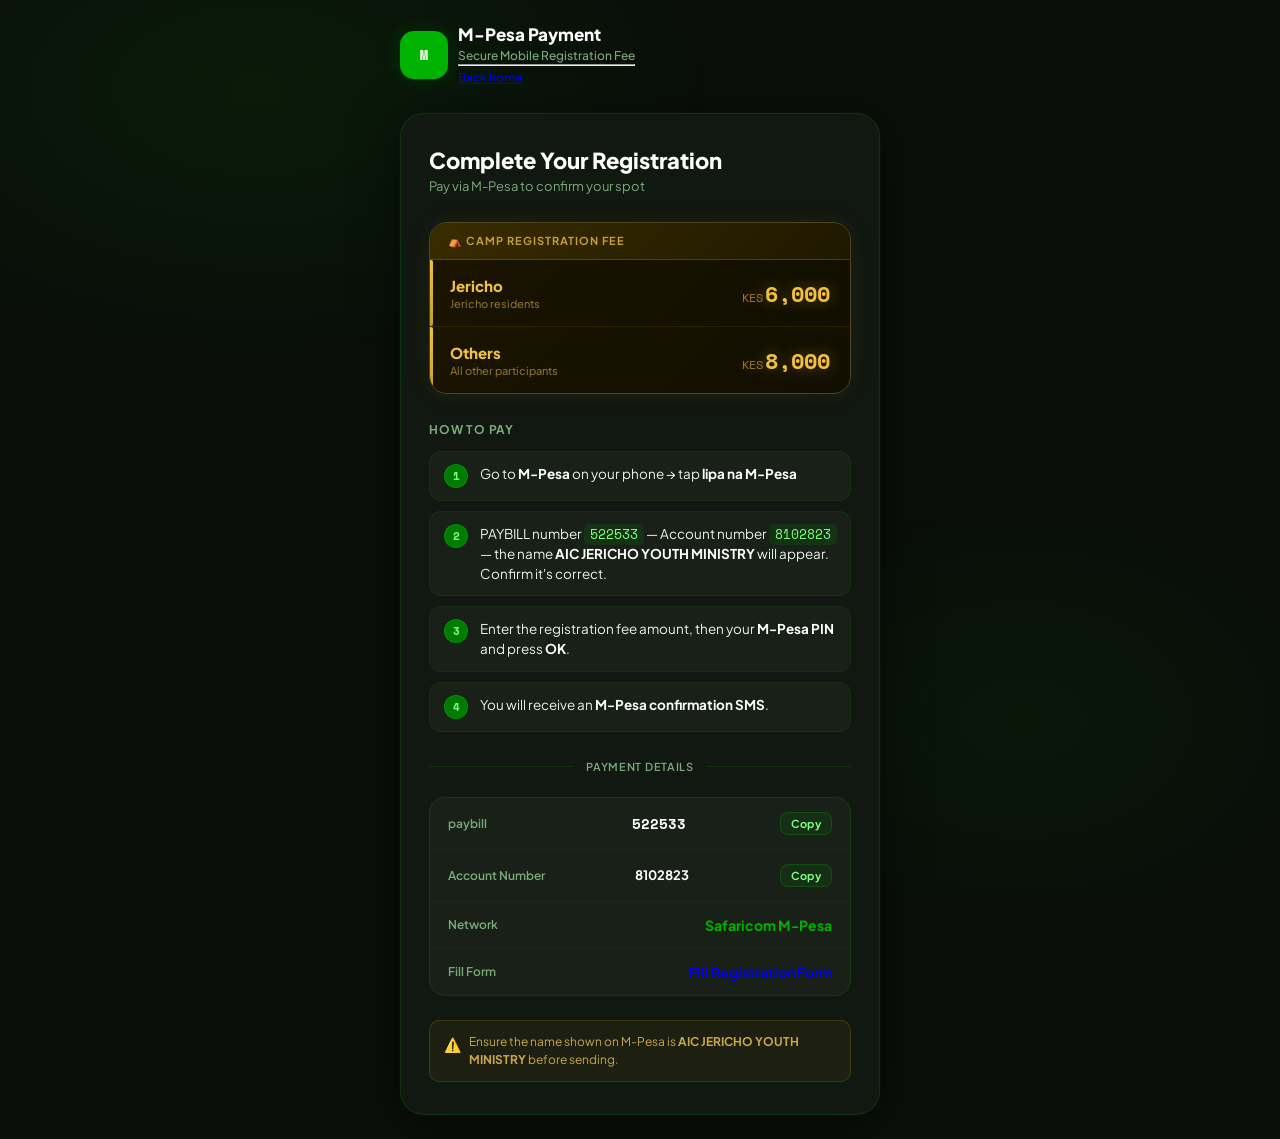
<file: registration-payment (1).html>
<!DOCTYPE html>
<html lang="en">
<head>
<meta charset="UTF-8">
<meta name="viewport" content="width=device-width, initial-scale=1.0">
<title>Registration Payment – M-Pesa</title>
<link href="https://fonts.googleapis.com/css2?family=Plus+Jakarta+Sans:wght@400;500;600;700;800&family=Space+Mono:wght@400;700&display=swap" rel="stylesheet">
<style>
  :root {
    --green: #00b300;
    --green-light: #00d900;
    --green-dark: #007a00;
    --green-glow: rgba(0,179,0,0.18);
    --bg: #0a0f0a;
    --surface: #111711;
    --surface2: #182018;
    --border: rgba(0,179,0,0.18);
    --text: #e8f5e8;
    --muted: #7aaa7a;
    --white: #ffffff;
  }

  *, *::before, *::after { box-sizing: border-box; margin: 0; padding: 0; }

  body {
    font-family: 'Plus Jakarta Sans', sans-serif;
    background: var(--bg);
    color: var(--text);
    min-height: 100vh;
    display: flex;
    align-items: center;
    justify-content: center;
    padding: 24px 16px;
    position: relative;
    overflow-x: hidden;
  }

  body::before {
    content: '';
    position: fixed;
    inset: 0;
    background:
      radial-gradient(ellipse 60% 50% at 20% 10%, rgba(0,179,0,0.08) 0%, transparent 60%),
      radial-gradient(ellipse 40% 40% at 80% 80%, rgba(0,100,0,0.1) 0%, transparent 60%);
    pointer-events: none;
  }

  .container {
    width: 100%;
    max-width: 480px;
    position: relative;
    z-index: 1;
  }

  /* Header badge */
  .mpesa-badge {
    display: flex;
    align-items: center;
    gap: 10px;
    margin-bottom: 28px;
    animation: fadeDown 0.5s ease both;
  }
  .mpesa-logo {
    width: 48px; height: 48px;
    background: var(--green);
    border-radius: 14px;
    display: flex; align-items: center; justify-content: center;
    font-family: 'Space Mono', monospace;
    font-weight: 700;
    font-size: 13px;
    color: #fff;
    letter-spacing: -0.5px;
    box-shadow: 0 0 20px var(--green-glow);
  }
  .mpesa-label { line-height: 1.2; }
  .mpesa-label strong { display: block; font-size: 17px; font-weight: 800; color: var(--white); }
  .mpesa-label span { font-size: 12px; color: var(--muted); font-weight: 500; }

  /* Card */
  .card {
    background: var(--surface);
    border: 1px solid var(--border);
    border-radius: 24px;
    padding: 32px 28px;
    box-shadow: 0 8px 48px rgba(0,0,0,0.5), 0 0 0 1px rgba(0,179,0,0.05);
    animation: fadeUp 0.55s ease both 0.1s;
  }

  .card-title {
    font-size: 22px;
    font-weight: 800;
    color: var(--white);
    margin-bottom: 4px;
  }
  .card-sub {
    font-size: 13px;
    color: var(--muted);
    margin-bottom: 28px;
  }

  /* Camp fee box */
  .fee-box {
    border-radius: 18px;
    overflow: hidden;
    margin-bottom: 28px;
    border: 1px solid rgba(197,158,51,0.35);
    box-shadow: 0 0 28px rgba(197,158,51,0.08);
  }
  .fee-box-header {
    background: linear-gradient(135deg, #3a2c00, #1e1800);
    padding: 11px 18px;
    display: flex;
    align-items: center;
    gap: 8px;
    border-bottom: 1px solid rgba(197,158,51,0.25);
  }
  .fee-box-header span {
    font-size: 11px;
    font-weight: 700;
    color: #c59e33;
    text-transform: uppercase;
    letter-spacing: 1px;
  }
  .fee-row {
    display: flex;
    align-items: center;
    justify-content: space-between;
    padding: 16px 20px;
    background: linear-gradient(135deg, #1a1400, #120f00);
    border-bottom: 1px solid rgba(197,158,51,0.12);
    position: relative;
    overflow: hidden;
    transition: background 0.2s;
  }
  .fee-row:last-child { border-bottom: none; }
  .fee-row::before {
    content: '';
    position: absolute;
    left: 0; top: 0; bottom: 0;
    width: 3px;
    background: linear-gradient(180deg, #f0c040, #c59e33);
    border-radius: 0 2px 2px 0;
  }
  .fee-row-left { display: flex; flex-direction: column; gap: 2px; }
  .fee-row-name {
    font-size: 15px;
    font-weight: 800;
    color: #f0c040;
  }
  .fee-row-desc {
    font-size: 11px;
    color: #8a7030;
    font-weight: 500;
  }
  .fee-row-amount {
    font-family: 'Space Mono', monospace;
    font-size: 22px;
    font-weight: 700;
    color: #f0c040;
    text-shadow: 0 0 16px rgba(240,192,64,0.35);
  }
  .fee-row-amount span {
    font-size: 12px;
    color: #a07828;
    font-weight: 400;
    margin-right: 2px;
  }

  /* Steps */
  .steps-title {
    font-size: 12px;
    font-weight: 700;
    color: var(--muted);
    text-transform: uppercase;
    letter-spacing: 0.8px;
    margin-bottom: 14px;
  }
  .steps { display: flex; flex-direction: column; gap: 10px; margin-bottom: 28px; }
  .step {
    display: flex;
    gap: 12px;
    align-items: flex-start;
    padding: 12px 14px;
    background: var(--surface2);
    border: 1px solid rgba(0,179,0,0.1);
    border-radius: 12px;
    transition: border-color 0.2s;
  }
  .step:hover { border-color: rgba(0,179,0,0.3); }
  .step-num {
    width: 24px; height: 24px; flex-shrink: 0;
    background: var(--green-dark);
    border: 1px solid rgba(0,255,0,0.2);
    border-radius: 50%;
    display: flex; align-items: center; justify-content: center;
    font-family: 'Space Mono', monospace;
    font-size: 11px; font-weight: 700;
    color: #7aff7a;
  }
  .step-text { font-size: 13.5px; color: var(--text); line-height: 1.45; }
  .step-text strong { color: var(--white); font-weight: 700; }
  .step-text code {
    font-family: 'Space Mono', monospace;
    background: rgba(0,179,0,0.12);
    color: #7aff7a;
    padding: 1px 6px;
    border-radius: 5px;
    font-size: 12.5px;
  }

  /* Divider */
  .divider {
    display: flex; align-items: center; gap: 12px;
    margin: 24px 0;
    font-size: 11px; color: var(--muted); font-weight: 600; text-transform: uppercase; letter-spacing: 0.7px;
  }
  .divider::before, .divider::after {
    content: ''; flex: 1; height: 1px; background: var(--border);
  }

  /* Paybill box */
  .paybill-box {
    background: var(--surface2);
    border: 1px solid var(--border);
    border-radius: 16px;
    overflow: hidden;
    margin-bottom: 24px;
  }
  .paybill-row {
    display: flex;
    align-items: center;
    justify-content: space-between;
    padding: 14px 18px;
    border-bottom: 1px solid rgba(0,179,0,0.08);
    gap: 12px;
  }
  .paybill-row:last-child { border-bottom: none; }
  .paybill-row-label { font-size: 12px; color: var(--muted); font-weight: 600; min-width: 90px; }
  .paybill-row-value {
    font-family: 'Space Mono', monospace;
    font-size: 14px;
    font-weight: 700;
    color: var(--white);
    text-align: right;
  }
  .copy-btn {
    background: rgba(0,179,0,0.1);
    border: 1px solid rgba(0,179,0,0.25);
    color: #7aff7a;
    font-size: 11px;
    font-weight: 700;
    padding: 4px 10px;
    border-radius: 8px;
    cursor: pointer;
    font-family: 'Plus Jakarta Sans', sans-serif;
    transition: all 0.15s;
    letter-spacing: 0.3px;
    white-space: nowrap;
  }
  .copy-btn:hover { background: rgba(0,179,0,0.2); }
  .copy-btn.copied { color: #fff; background: var(--green); border-color: var(--green); }

  /* Confirm button */
  .confirm-btn {
    width: 100%;
    padding: 16px;
    background: linear-gradient(135deg, var(--green), var(--green-dark));
    border: none;
    border-radius: 14px;
    color: #fff;
    font-family: 'Plus Jakarta Sans', sans-serif;
    font-size: 15px;
    font-weight: 800;
    cursor: pointer;
    letter-spacing: 0.3px;
    transition: all 0.2s;
    box-shadow: 0 4px 24px rgba(0,179,0,0.3);
    position: relative;
    overflow: hidden;
  }
  .confirm-btn::after {
    content: '';
    position: absolute;
    inset: 0;
    background: linear-gradient(180deg, rgba(255,255,255,0.1), transparent);
    pointer-events: none;
  }
  .confirm-btn:hover { transform: translateY(-1px); box-shadow: 0 6px 32px rgba(0,179,0,0.45); }
  .confirm-btn:active { transform: translateY(0); }

  /* Note */
  .note {
    margin-top: 16px;
    display: flex;
    gap: 8px;
    align-items: flex-start;
    padding: 12px 14px;
    background: rgba(255,200,0,0.05);
    border: 1px solid rgba(255,200,0,0.15);
    border-radius: 10px;
    font-size: 12px;
    color: #c8a84a;
    line-height: 1.5;
  }
  .note-icon { flex-shrink: 0; font-size: 14px; margin-top: 1px; }

  /* Modal overlay */
  .overlay {
    display: none;
    position: fixed; inset: 0;
    background: rgba(0,0,0,0.75);
    z-index: 100;
    align-items: center;
    justify-content: center;
    padding: 24px;
    backdrop-filter: blur(4px);
  }
  .overlay.show { display: flex; }
  .modal {
    background: var(--surface);
    border: 1px solid var(--border);
    border-radius: 24px;
    padding: 36px 28px;
    max-width: 380px;
    width: 100%;
    text-align: center;
    animation: popIn 0.3s cubic-bezier(0.34,1.56,0.64,1) both;
  }
  .modal-icon {
    width: 64px; height: 64px;
    background: rgba(0,179,0,0.12);
    border: 2px solid var(--green);
    border-radius: 50%;
    display: flex; align-items: center; justify-content: center;
    font-size: 28px;
    margin: 0 auto 20px;
  }
  .modal h2 { font-size: 20px; font-weight: 800; color: var(--white); margin-bottom: 8px; }
  .modal p { font-size: 13.5px; color: var(--muted); line-height: 1.6; margin-bottom: 24px; }
  .modal-close {
    width: 100%;
    padding: 14px;
    background: var(--green);
    border: none;
    border-radius: 12px;
    color: #fff;
    font-family: 'Plus Jakarta Sans', sans-serif;
    font-size: 14px;
    font-weight: 700;
    cursor: pointer;
  }

  @keyframes fadeDown { from { opacity:0; transform:translateY(-14px); } to { opacity:1; transform:none; } }
  @keyframes fadeUp   { from { opacity:0; transform:translateY(18px);  } to { opacity:1; transform:none; } }
  @keyframes popIn    { from { opacity:0; transform:scale(0.85); }       to { opacity:1; transform:scale(1); } }
</style>
</head>
<body>


<div class="container">
  <div class="mpesa-badge">
    <div class="mpesa-logo">M</div>
    <div class="mpesa-label">
      <strong>M-Pesa Payment</strong>
      <span>Secure Mobile Registration Fee</span> 
      <br><hr>
      <span><a href="index.html">Back home</a></span>
    </div>
  </div>

  <div class="card">
    <div class="card-title">Complete Your Registration</div>
    <div class="card-sub">Pay via M-Pesa to confirm your spot</div>

    <div class="fee-box">
      <div class="fee-box-header">
        <span>⛺ Camp Registration Fee</span>
      </div>
      <div class="fee-row">
        <div class="fee-row-left">
          <div class="fee-row-name">Jericho</div>
          <div class="fee-row-desc">Jericho residents</div>
        </div>
        <div class="fee-row-amount"><span>KES</span>6,000</div>
      </div>
      <div class="fee-row">
        <div class="fee-row-left">
          <div class="fee-row-name">Others</div>
          <div class="fee-row-desc">All other participants</div>
        </div>
        <div class="fee-row-amount"><span>KES</span>8,000</div>
      </div>
    </div>

    <div class="steps-title">How to Pay</div>
    <div class="steps">
      <div class="step">
        <div class="step-num">1</div>
        <div class="step-text">Go to <strong>M-Pesa</strong> on your phone → tap <strong>lipa na M-Pesa</strong></div>
      </div>
      <div class="step">
        <div class="step-num">2</div>
        <div class="step-text">PAYBILL number <code>522533</code> — Account number  <code>8102823 </code> — the name <strong>AIC JERICHO YOUTH MINISTRY</strong> will appear. Confirm it's correct.</div>
      </div>
      <div class="step">
        <div class="step-num">3</div>
        <div class="step-text">Enter the registration fee amount, then your <strong>M-Pesa PIN</strong> and press <strong>OK</strong>.</div>
      </div>
      <div class="step">
        <div class="step-num">4</div>
        <div class="step-text">You will receive an <strong>M-Pesa confirmation SMS</strong>. </div>
      </div>
    </div>

    <div class="divider">Payment Details</div>

    <div class="paybill-box">
      <div class="paybill-row">
        <span class="paybill-row-label">paybill </span>
        <span class="paybill-row-value">522533</span>
        <button class="copy-btn" onclick="copyText(this, '522533')">Copy</button>
      </div>
      <div class="paybill-row">
        <span class="paybill-row-label">Account Number</span>
        <span class="paybill-row-value" style="font-family:'Plus Jakarta Sans',sans-serif;font-size:13px;">8102823</span>
        <button class="copy-btn" onclick="copyText(this, '8102823')">Copy</button>
      </div>
      <div class="paybill-row">
        <span class="paybill-row-label">Network</span>
        <span class="paybill-row-value" style="color:var(--green);font-family:'Plus Jakarta Sans',sans-serif;">Safaricom M-Pesa</span>
      </div>
      <div class="paybill-row">
        <span class="paybill-row-label">Fill Form</span>
        <span class="paybill-row-value" style="color:var(--green);font-family:'Plus Jakarta Sans',sans-serif;"><a href="https://forms.gle/X6wmBNoNGX44U3Va6" target="_blank">Fill Registration Form</a></span>
      </div>
    </div>

    <div class="note">
      <span class="note-icon">⚠️</span>
      <span>Ensure the name shown on M-Pesa is <strong>AIC JERICHO YOUTH MINISTRY</strong> before sending.</span>
    </div>
  </div>
</div>

<!-- Success modal -->
<div class="overlay" id="successOverlay">
  <div class="modal">
    <div class="modal-icon">✓</div>
    <h2>Payment Confirmed!</h2>
    <p>Your payment has been received. Your registration is now complete. Check your email for a confirmation receipt.</p>
    <button class="modal-close" onclick="closeModal()">Done</button>
  </div>
</div>

<script>
  function copyText(btn, text) {
    navigator.clipboard.writeText(text).then(() => {
      btn.textContent = 'Copied!';
      btn.classList.add('copied');
      setTimeout(() => { btn.textContent = 'Copy'; btn.classList.remove('copied'); }, 2000);
    }).catch(() => {
      // fallback
      const el = document.createElement('textarea');
      el.value = text;
      document.body.appendChild(el);
      el.select();
      document.execCommand('copy');
      document.body.removeChild(el);
      btn.textContent = 'Copied!';
      btn.classList.add('copied');
      setTimeout(() => { btn.textContent = 'Copy'; btn.classList.remove('copied'); }, 2000);
    });
  }

  function confirmPayment() {
    document.getElementById('successOverlay').classList.add('show');
  }

  function closeModal() {
    document.getElementById('successOverlay').classList.remove('show');
  }
</script>
</body>
</html>
</file>
